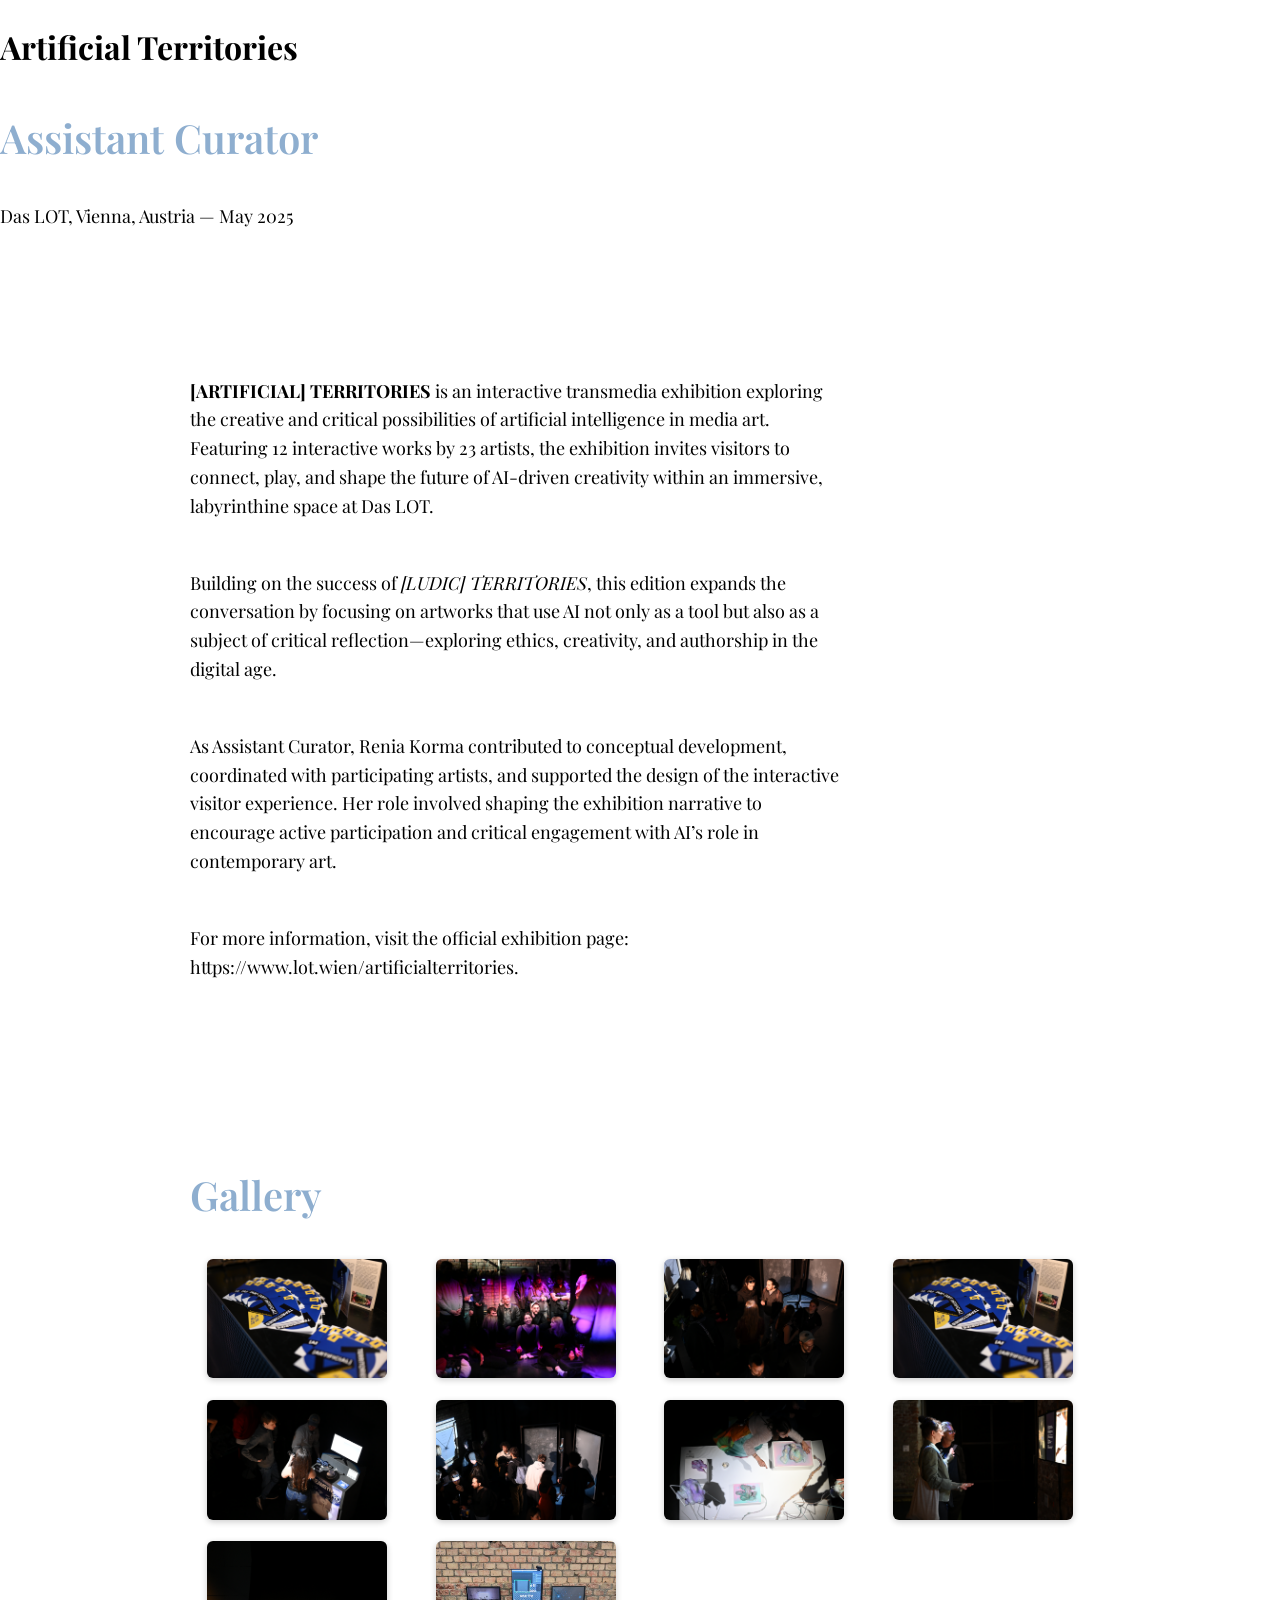
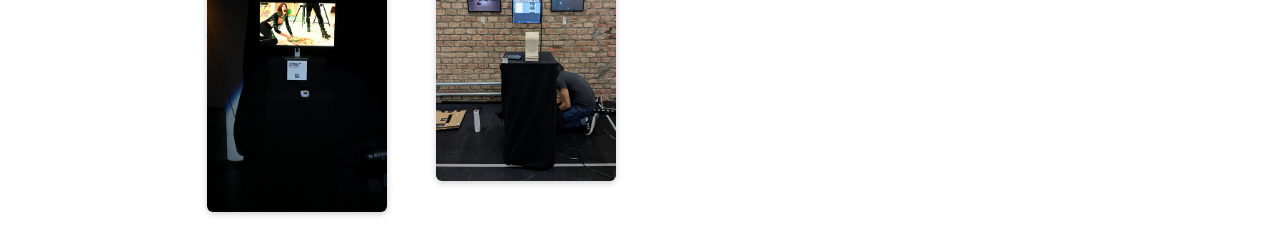
<file: projects/artificial-territories.html>
<!DOCTYPE html>
<html lang="en">
<head>
  <meta charset="UTF-8" />
  <meta name="viewport" content="width=device-width, initial-scale=1" />
  <title>Artificial Territories – Curatorial Project | Renia Korma</title>
<link rel="stylesheet" href="../css/style.css" />
</head>
<body>
  <main class="project-detail">
    <h1>Artificial Territories</h1>
    <h2>Assistant Curator</h2>
    <p class="project-location-date">Das LOT, Vienna, Austria — May 2025</p>

    <section class="project-description">
      <p>
        <strong>[ARTIFICIAL] TERRITORIES</strong> is an interactive transmedia exhibition exploring the creative and critical possibilities of artificial intelligence in media art. Featuring 12 interactive works by 23 artists, the exhibition invites visitors to connect, play, and shape the future of AI-driven creativity within an immersive, labyrinthine space at Das LOT.
      </p>
      <p>
        Building on the success of <em>[LUDIC] TERRITORIES</em>, this edition expands the conversation by focusing on artworks that use AI not only as a tool but also as a subject of critical reflection—exploring ethics, creativity, and authorship in the digital age.
      </p>
      <p>
        As Assistant Curator, Renia Korma contributed to conceptual development, coordinated with participating artists, and supported the design of the interactive visitor experience. Her role involved shaping the exhibition narrative to encourage active participation and critical engagement with AI’s role in contemporary art.
      </p>
      <p>
        For more information, visit the official exhibition page: 
        <a href="https://www.lot.wien/artificialterritories" target="_blank" rel="noopener noreferrer">https://www.lot.wien/artificialterritories</a>.
      </p>
    </section>


    <section class="project-gallery">
  <h2>Gallery</h2>
  <div class="gallery-grid">
    <a href="../images/artificial-territories-1.JPG" target="_blank">
      <img src="../images/artificial-territories-1.JPG" alt="Artificial Territories Photo 1">
    </a>
    <a href="../images/artificial-territories-2.JPG" target="_blank">
      <img src="../images/artificial-territories-2.JPG" alt="Artificial Territories Photo 2">
    </a>
    <a href="../images/artificial-territories-3.JPG" target="_blank">
      <img src="../images/artificial-territories-3.JPG" alt="Artificial Territories Photo 3">
    </a>
    <a href="../images/artificial-territories-4.JPG" target="_blank">
      <img src="../images/artificial-territories-4.JPG" alt="Artificial Territories Photo 4">
    </a>
    <a href="../images/artificial-territories-5.JPG" target="_blank">
      <img src="../images/artificial-territories-5.JPG" alt="Artificial Territories Photo 5">
    </a>
    <a href="../images/artificial-territories-6.JPG" target="_blank">
      <img src="../images/artificial-territories-6.JPG" alt="Artificial Territories Photo 6">
    </a>
    <a href="../images/artificial-territories-7.JPG" target="_blank">
      <img src="../images/artificial-territories-7.JPG" alt="Artificial Territories Photo 7">
    </a>
    <a href="../images/artificial-territories-8.JPG" target="_blank">
      <img src="../images/artificial-territories-8.JPG" alt="Artificial Territories Photo 8">
    </a>
    <a href="../images/artificial-territories-9.JPG" target="_blank">
      <img src="../images/artificial-territories-9.JPG" alt="Artificial Territories Photo 9">
    </a>
    <a href="../images/artificial-territories-10.jpeg" target="_blank">
      <img src="../images/artificial-territories-10.jpeg" alt="Artificial Territories Photo 10">
    </a>
  </div>
</section>



  </main>
</body>
</html>
</file>
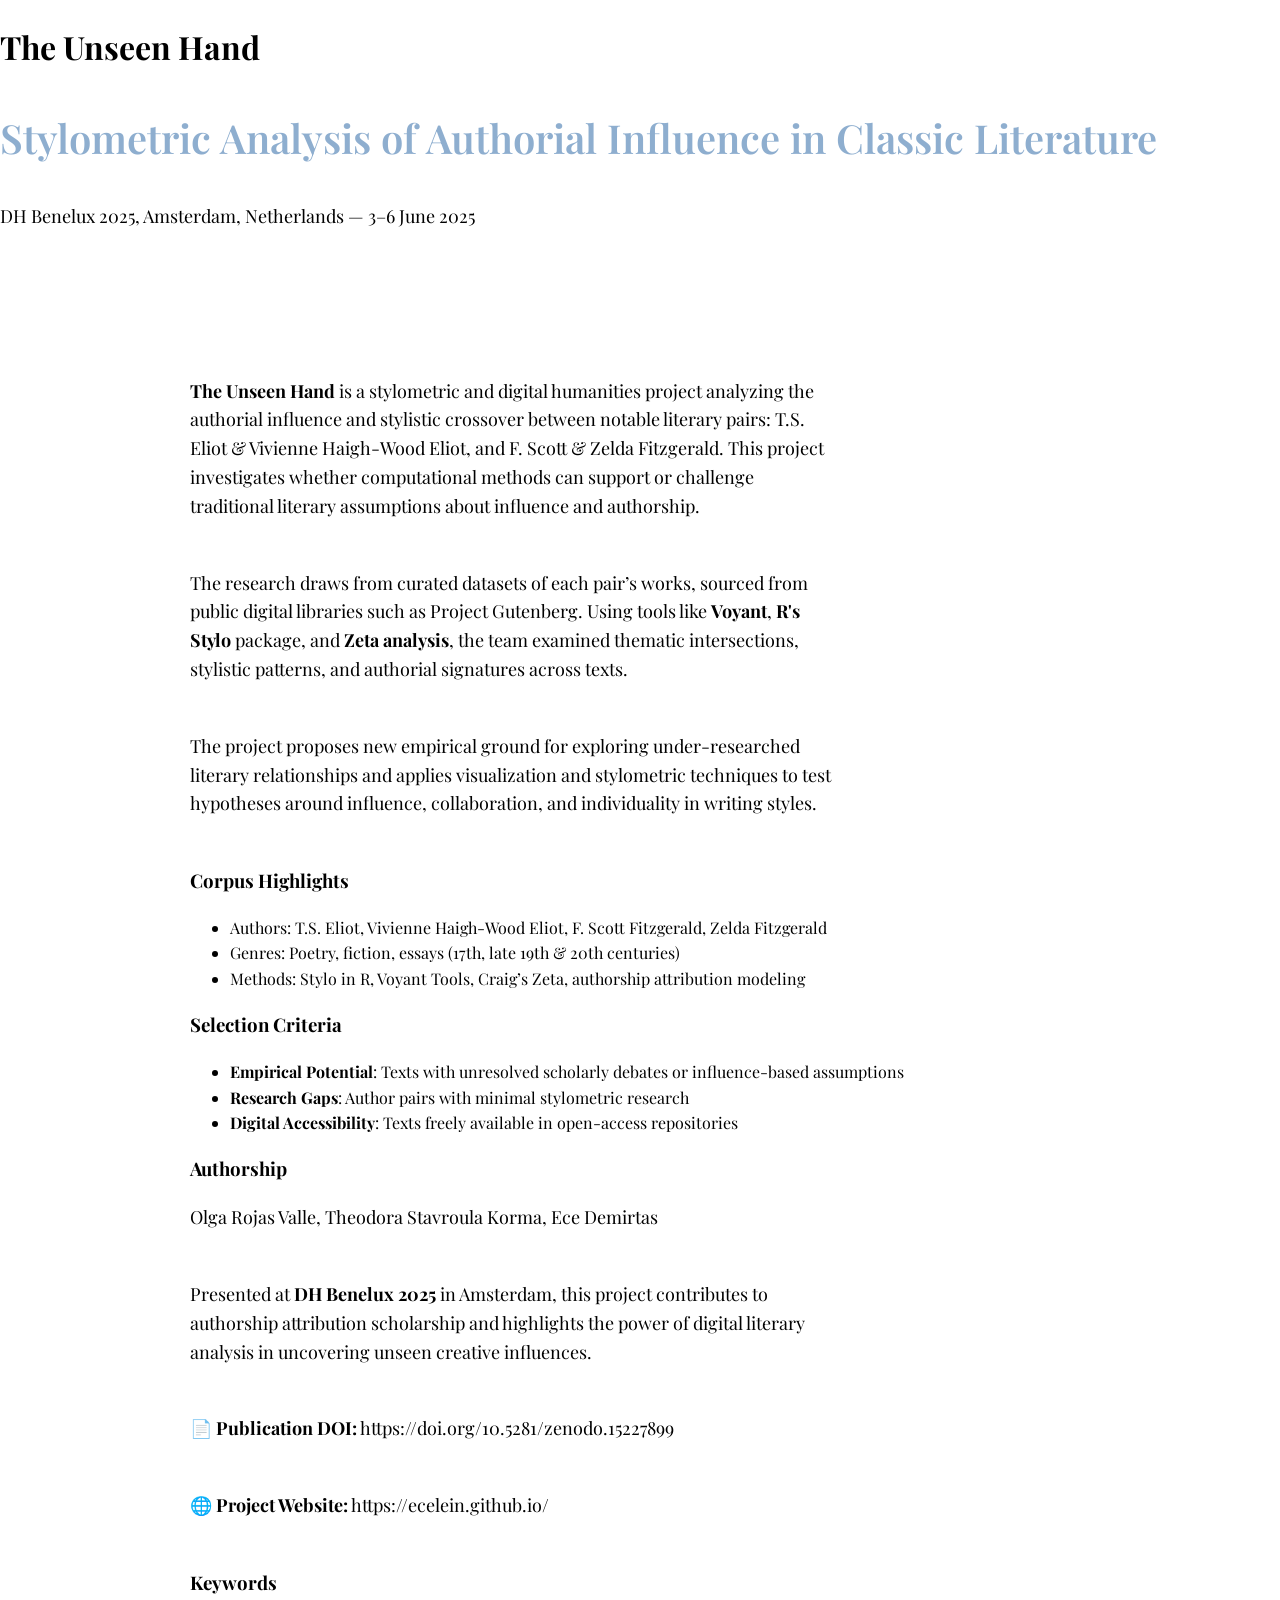
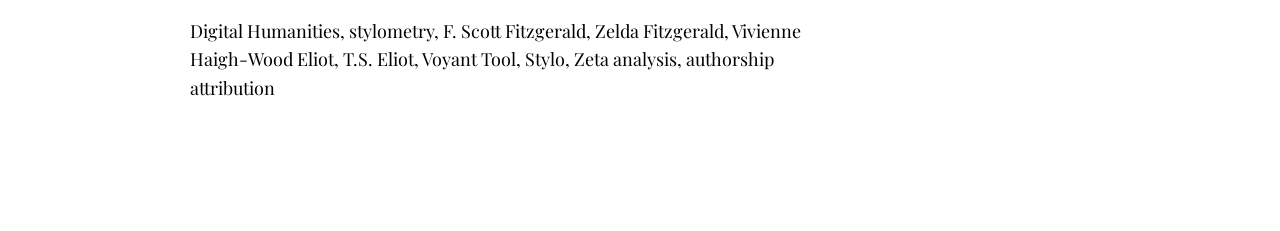
<file: projects/the-unseen-hand.html>
<!DOCTYPE html>
<html lang="en">
<head>
  <meta charset="UTF-8" />
  <meta name="viewport" content="width=device-width, initial-scale=1" />
  <title>The Unseen Hand – Stylometric Analysis | Renia Korma</title>
  <link rel="stylesheet" href="../css/style.css" />
</head>
<body>
  <main class="project-detail">
    <h1>The Unseen Hand</h1>
    <h2>Stylometric Analysis of Authorial Influence in Classic Literature</h2>
    <p class="project-location-date">DH Benelux 2025, Amsterdam, Netherlands — 3–6 June 2025</p>

    <section class="project-description">
      <p><strong>The Unseen Hand</strong> is a stylometric and digital humanities project analyzing the authorial influence and stylistic crossover between notable literary pairs: T.S. Eliot & Vivienne Haigh-Wood Eliot, and F. Scott & Zelda Fitzgerald. This project investigates whether computational methods can support or challenge traditional literary assumptions about influence and authorship.</p>

      <p>The research draws from curated datasets of each pair’s works, sourced from public digital libraries such as Project Gutenberg. Using tools like <strong>Voyant</strong>, <strong>R's Stylo</strong> package, and <strong>Zeta analysis</strong>, the team examined thematic intersections, stylistic patterns, and authorial signatures across texts.</p>

      <p>The project proposes new empirical ground for exploring under-researched literary relationships and applies visualization and stylometric techniques to test hypotheses around influence, collaboration, and individuality in writing styles.</p>

      <h3>Corpus Highlights</h3>
      <ul>
        <li>Authors: T.S. Eliot, Vivienne Haigh-Wood Eliot, F. Scott Fitzgerald, Zelda Fitzgerald</li>
        <li>Genres: Poetry, fiction, essays (17th, late 19th & 20th centuries)</li>
        <li>Methods: Stylo in R, Voyant Tools, Craig’s Zeta, authorship attribution modeling</li>
      </ul>

      <h3>Selection Criteria</h3>
      <ul>
        <li><strong>Empirical Potential</strong>: Texts with unresolved scholarly debates or influence-based assumptions</li>
        <li><strong>Research Gaps</strong>: Author pairs with minimal stylometric research</li>
        <li><strong>Digital Accessibility</strong>: Texts freely available in open-access repositories</li>
      </ul>

      <h3>Authorship</h3>
      <p>Olga Rojas Valle, Theodora Stavroula Korma, Ece Demirtas</p>

      <p>Presented at <strong>DH Benelux 2025</strong> in Amsterdam, this project contributes to authorship attribution scholarship and highlights the power of digital literary analysis in uncovering unseen creative influences.</p>

      <p>📄 <strong>Publication DOI:</strong> <a href="https://doi.org/10.5281/zenodo.15227899" target="_blank" rel="noopener noreferrer">https://doi.org/10.5281/zenodo.15227899</a></p>

      <p>🌐 <strong>Project Website:</strong> <a href="https://ecelein.github.io/" target="_blank" rel="noopener noreferrer">https://ecelein.github.io/</a></p>

      <h3>Keywords</h3>
      <p>Digital Humanities, stylometry, F. Scott Fitzgerald, Zelda Fitzgerald, Vivienne Haigh-Wood Eliot, T.S. Eliot, Voyant Tool, Stylo, Zeta analysis, authorship attribution</p>
    </section>
  </main>
</body>
</html>
</file>
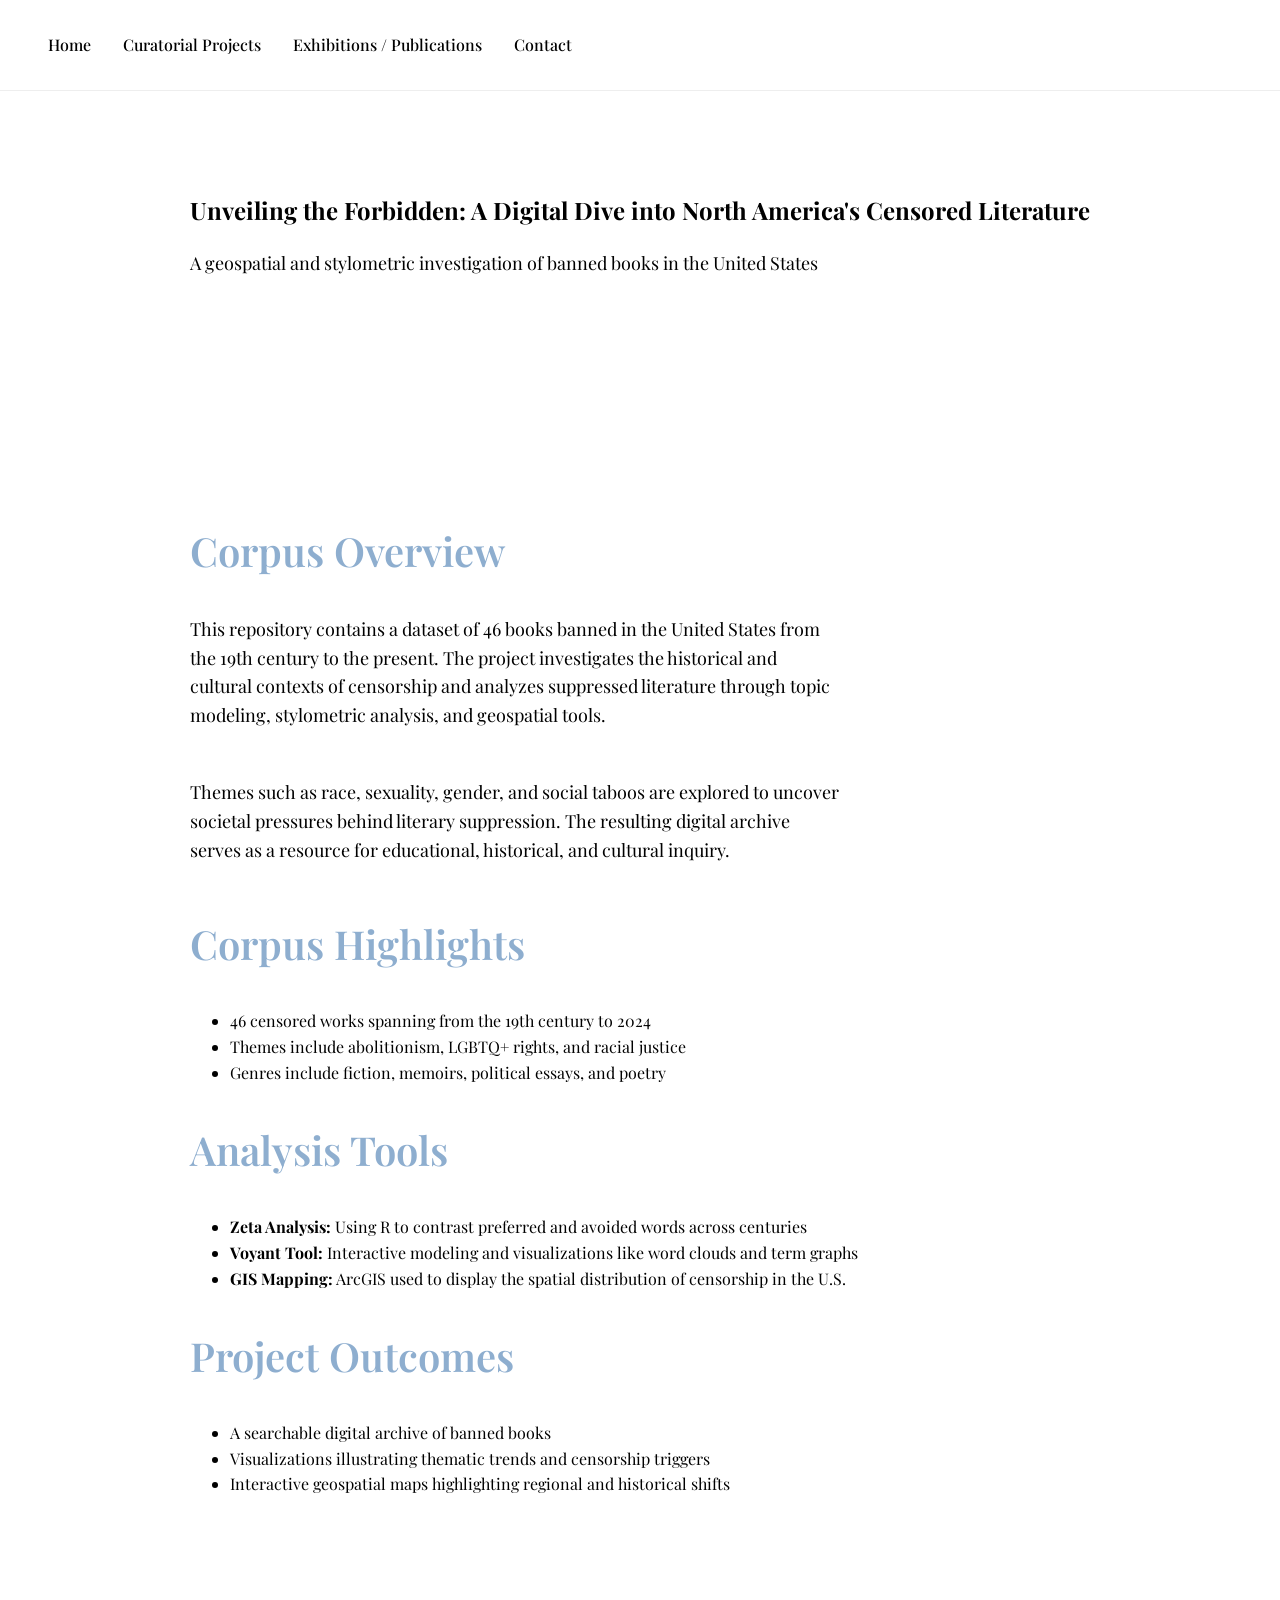
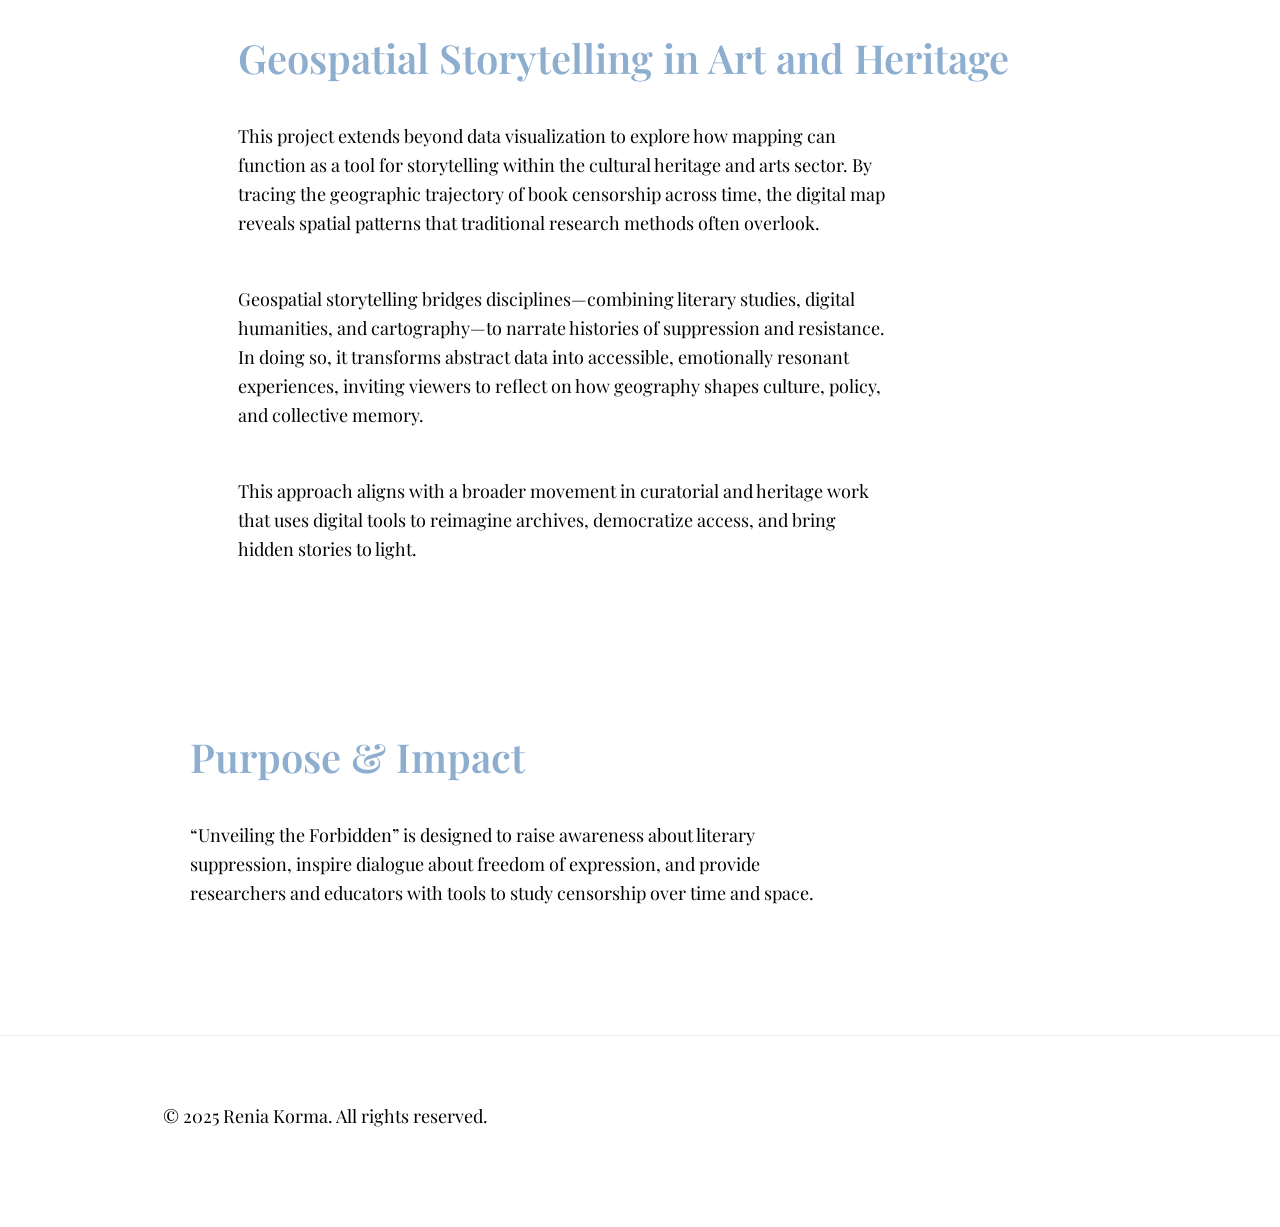
<file: projects/unveiling-the-forbidden.html>
<!DOCTYPE html>
<html lang="en">
<head>
  <meta charset="UTF-8" />
  <meta name="viewport" content="width=device-width, initial-scale=1" />
  <title>Unveiling the Forbidden – Exhibition</title>
  <link rel="stylesheet" href="../css/style.css" />
</head>
<body>

  <header>
    <nav>
      <ul class="nav-list">
        <li><a href="../index.html">Home</a></li>
        <li><a href="../index.html#curatorial-projects">Curatorial Projects</a></li>
        <li><a href="../index.html#exhibitions">Exhibitions / Publications</a></li>
        <li><a href="../index.html#contact">Contact</a></li>
      </ul>
    </nav>
  </header>

  <main class="project-page">
    <section class="project-hero">
      <h1>Unveiling the Forbidden: A Digital Dive into North America's Censored Literature</h1>
      <p class="subtitle">A geospatial and stylometric investigation of banned books in the United States</p>
    </section>

    <section class="project-content">
      <h2>Corpus Overview</h2>
      <p>
        This repository contains a dataset of 46 books banned in the United States from the 19th century to the present. The project investigates the historical and cultural contexts of censorship and analyzes suppressed literature through topic modeling, stylometric analysis, and geospatial tools.
      </p>
      <p>
        Themes such as race, sexuality, gender, and social taboos are explored to uncover societal pressures behind literary suppression. The resulting digital archive serves as a resource for educational, historical, and cultural inquiry.
      </p>

      <h2>Corpus Highlights</h2>
      <ul>
        <li>46 censored works spanning from the 19th century to 2024</li>
        <li>Themes include abolitionism, LGBTQ+ rights, and racial justice</li>
        <li>Genres include fiction, memoirs, political essays, and poetry</li>
      </ul>

      <h2>Analysis Tools</h2>
      <ul>
        <li><strong>Zeta Analysis:</strong> Using R to contrast preferred and avoided words across centuries</li>
        <li><strong>Voyant Tool:</strong> Interactive modeling and visualizations like word clouds and term graphs</li>
        <li><strong>GIS Mapping:</strong> ArcGIS used to display the spatial distribution of censorship in the U.S.</li>
      </ul>

      <h2>Project Outcomes</h2>
      <ul>
        <li>A searchable digital archive of banned books</li>
        <li>Visualizations illustrating thematic trends and censorship triggers</li>
        <li>Interactive geospatial maps highlighting regional and historical shifts</li>
      </ul>

      <section class="project-concept">
        <h2>Geospatial Storytelling in Art and Heritage</h2>
        <p>
          This project extends beyond data visualization to explore how mapping can function as a tool for storytelling within the cultural heritage and arts sector. By tracing the geographic trajectory of book censorship across time, the digital map reveals spatial patterns that traditional research methods often overlook.
        </p>
        <p>
          Geospatial storytelling bridges disciplines—combining literary studies, digital humanities, and cartography—to narrate histories of suppression and resistance. In doing so, it transforms abstract data into accessible, emotionally resonant experiences, inviting viewers to reflect on how geography shapes culture, policy, and collective memory.
        </p>
        <p>
          This approach aligns with a broader movement in curatorial and heritage work that uses digital tools to reimagine archives, democratize access, and bring hidden stories to light.
        </p>
      </section>

      <h2>Purpose & Impact</h2>
      <p>
        “Unveiling the Forbidden” is designed to raise awareness about literary suppression, inspire dialogue about freedom of expression, and provide researchers and educators with tools to study censorship over time and space.
      </p>
    </section>
  </main>

  <footer>
    <p>© 2025 Renia Korma. All rights reserved.</p>
  </footer>

</body>
</html>
</file>
<file: css/style.css>
/* Import Playfair Display from Google Fonts */
@import url('https://fonts.googleapis.com/css2?family=Playfair+Display:wght@300;400;500;600&display=swap');

/* Apply site-wide font */
body, 
h1, h2, h3, h4, h5, h6, 
p, a, li, button, input, textarea {
  font-family: 'Playfair Display', serif;
}

/* Hero title specifically */
.hero-text h1 {
  font-family: 'Playfair Display', serif !important;
  font-weight: 400; /* not bold */
}

/* Navigation menu */
.main-nav,
.main-nav ul li,
.main-nav ul li a {
  font-family: 'Playfair Display', serif;
  font-weight: 400;
}

/* Logo */
.logo {
  font-family: 'Playfair Display', serif;
  font-weight: 400;
}

/* Optional: remove the line/divider between names */
.divider {
  display: none;
}


/* Base Styles */
body {
  margin: 0;
  font-family: 'Playfair Display', serif; /* changed from Josefin Sans */
  line-height: 1.6;
  background-color: #fff;
  color: #000;
  scroll-behavior: smooth;
}


h1, h2, h3 {
  font-family: 'Playfair Display', serif; /* replace Josefin Sans */
}


a {
  color: #000; /* black for links by default */
  text-decoration: none;
  transition: color 0.3s ease;
}

a:hover, a:focus {
  color: #8eaecf; /* light baby blue on hover */
  outline: none;
}

/* Navigation */
header {
  background: #fff;
  padding: 2rem 3rem;
  position: sticky;
  top: 0;
  z-index: 999;
  border-bottom: 1px solid #eee;
}

.nav-list {
  list-style: none;
  display: flex;
  justify-content: flex-start;
  gap: 2rem;
  padding: 0;
  margin: 0;
}

.nav-list a {
  color: #000;
  font-weight: 500;
  padding: 0.5rem 0;
  border-radius: 0;
  background: none;
  transition: color 0.3s;
}

.nav-list a:hover {
  color: #8eaecf; /* baby blue hover */
}

/* Hero Section */
.hero {
  position: relative;
  text-align: left;
  padding: 6rem 3rem 4rem;
  color: #000;
}

.hero-image {
  width: 100%;
  height: 60vh;
  object-fit: cover;
  filter: brightness(85%);
  border-radius: 0;
}

.simple-name {
  font-family: 'Playfair Display', serif !important; /* force Playfair Display */
  font-weight: 300 !important; /* force light weight */
  font-size: 2.5rem;
  color: #000000;
  letter-spacing: normal;
  text-shadow: none;
  margin-bottom: 0.5rem;
  display: block;
}



.hero-text h1 {
  font-family: 'Playfair Display', serif !important;
  font-weight: 400 !important;
  font-size: 4rem;
  margin-bottom: 0.5rem;
  line-height: 1.1;
  color: #8eaecf; /* changed from purple to light baby blue */
}


.hero-text p {
  font-size: 1.25rem;
  max-width: 600px;
  margin-top: 0;
  color: #000;
}

/* Buttons */
.btn,
.contact-form button {
  display: inline-block;
  background: #8eaecf; /* baby blue */
  color: white;
  padding: 0.8rem 2rem;
  border-radius: 0;
  font-weight: 600;
  text-transform: uppercase;
  margin-top: 1.5rem;
  border: none;
  cursor: pointer;
  transition: background 0.3s;
  font-size: 0.9rem;
}

.btn:hover,
.btn:focus,
.contact-form button:hover {
  background: #7496bd; /* slightly darker baby blue */
}

/* Sections */
section {
  padding: 5rem 3rem;
  max-width: 900px;
  margin: 0 auto;
  border: none;
}

h2 {
  font-size: 2.5rem;
  margin-bottom: 2rem;
  text-align: left;
  font-weight: 600;
  color: #8eaecf; /* changed from purple to light baby blue */
}

p {
  font-size: 1.125rem;
  max-width: 650px;
  margin-bottom: 3rem;
  color: #000;
}

/* Project Grid */
.projects-grid {
  display: grid;
  grid-template-columns: repeat(auto-fit, minmax(280px, 1fr));
  gap: 2.5rem;
  margin-top: 2rem;
}

.project-item {
  position: relative;
  overflow: hidden;
  border-radius: 0;
  border: none;
  transition: none;
}

.project-item img {
  width: 100%;
  height: auto;
  border-radius: 0;
  transition: none;
}

/* Project Titles */
.project-item h3 {
  color: #8eaecf; /* changed from purple to light baby blue */
  font-weight: 600;
  margin-top: 1rem;
  text-align: left;
}

/* Quick Links */
.quick-nav {
  list-style: none;
  display: flex;
  flex-wrap: wrap;
  justify-content: flex-start;
  gap: 1.5rem;
  padding: 0;
  margin-top: 2rem;
}

.quick-nav a {
  padding: 0.5rem 1rem;
  background: none;
  border: 1px solid #8eaecf; /* baby blue border */
  border-radius: 0;
  font-weight: 500;
  color: #8eaecf;
  transition: background 0.3s, color 0.3s;
}

.quick-nav a:hover {
  background: #8eaecf;
  color: white;
}

/* Contact Section */
.contact-section {
  padding: 5rem 3rem;
  border-top: 1px solid #eee;
}

.contact-section h2 {
  color: #8eaecf; /* changed from purple to light baby blue */
  font-weight: 600;
  font-size: 2rem;
  margin-bottom: 1rem;
}

.contact-section a {
  color: #000;
  font-weight: 500;
}

.contact-section a:hover {
  text-decoration: underline;
}

/* Contact Info */
.contact-info {
  list-style: none;
  padding: 0;
  margin-bottom: 2rem;
}

.contact-info li {
  margin: 0.75rem 0;
  font-size: 1rem;
  color: #000;
  display: flex;
  align-items: center;
}

.contact-info i {
  margin-right: 0.5rem;
  color: #8eaecf; /* changed from purple to light baby blue */
}

/* Contact Form */
.contact-form {
  max-width: 500px;
  display: flex;
  flex-direction: column;
  gap: 1rem;
}

.contact-form label {
  font-weight: 600;
  color: #8eaecf; /* changed from purple to light baby blue */
}

.contact-form input,
.contact-form textarea {
  padding: 1rem;
  border: 1px solid #ccc;
  border-radius: 0;
  font-family: inherit;
  background-color: #fff;
  color: #000;
  font-size: 1rem;
  resize: vertical;
  transition: border-color 0.3s;
}

.contact-form input:focus,
.contact-form textarea:focus {
  border-color: #8eaecf; /* baby blue focus */
  outline: none;
}

.locations {
  font-family: 'Josefin Sans', sans-serif;
  font-weight: 400;
  color: #8eaecf; /* changed from purple to light baby blue */
  font-size: 1rem;
  letter-spacing: 0.05em;
  text-align: center;
  margin: 1rem 0 3rem;
  user-select: none;
}

.locations span {
  margin: 0 0.5rem;
  color: #8eaecf;
  user-select: none;
}

/* Responsive */
@media (max-width: 600px) {
  .hero-text h1 {
    font-size: 2.5rem;
  }

  .hero-text p {
    font-size: 1rem;
  }

  .projects-grid {
    grid-template-columns: 1fr;
  }

  .nav-list {
    gap: 1.5rem;
    justify-content: center;
  }

  .contact-section {
    padding: 3rem 1.5rem;
  }

  .contact-form input,
  .contact-form textarea {
    font-size: 1rem;
  }

  .contact-form button {
    width: 100%;
    text-align: center;
  }
}

/* Fade-in animation */
@keyframes fadeIn {
  from { opacity: 0; transform: translateY(20px); }
  to { opacity: 1; transform: translateY(0); }
}

/* Footer */
footer {
  background: #fff;
  color: #999;
  text-align: center;
  font-size: 0.9rem;
  padding: 3rem 0;
  border-top: 1px solid #eee;
}

.hidden-section {
  display: none;
}

.hidden-section:target {
  display: block;
  padding: 1rem;
  background-color: #f9f9f9;
  border-radius: 6px;
}

.simple-name {
  font-family: Arial, Helvetica, sans-serif;
  font-size: 2.5rem;
  color: #000000;
  font-weight: 600;
  letter-spacing: normal;
  text-shadow: none;
}

/* NAV CONTAINER */
.main-nav {
  position: fixed;
  top: 0;
  left: 0;
  width: 100%;
  background-color: white;
  border-bottom: 1px solid #ddd;
  z-index: 1000;
  padding: 10px 40px;
  display: flex;
  align-items: center;
  box-shadow: 0 2px 5px rgba(0, 0, 0, 0.1);
  gap: 40px; /* small space between logo and nav links */
}

/* LOGO / NAME */
.logo {
  font-family: 'Playfair Display', serif;  /* use Playfair Display */
  font-size: 1.5rem;
  font-weight: 300;                        /* light, not bold */
  color: black;
  display: flex;
  align-items: center;
  gap: 8px;
  white-space: nowrap;
  line-height: 1;
}

.logo-name {
  font-weight: 300;                        /* light weight for each part of the name */
}

.logo {
  font-family: 'Playfair Display', serif !important;
  font-weight: 300 !important;  /* light, not bold */
  display: flex;
  align-items: center;
  gap: 8px;
  white-space: nowrap;
  line-height: 1;
}


.divider {
  display: none;                            /* remove the | divider */
}


/* NAV LINKS */
.main-nav ul {
  margin: 0;
  padding: 0;
  list-style: none;
  display: flex;
  gap: 30px;
  align-items: center;
}

.main-nav ul li {
  font-family: Arial, sans-serif;
  font-weight: 500;
}

.main-nav ul li a {
  text-decoration: none;
  color: black;
  font-size: 1rem;
}


.logo {
  display: flex;
  align-items: center;
  gap: 8px;
  white-space: nowrap;
  font-family: Arial, sans-serif;
  font-size: 1.4rem;
  font-weight: 800;
  color: black;
  line-height: 1;
}

.logo-name {
  display: inline-block;
  transform: scale(0.98); /* optional tweak */
}

.divider {
  color: #aaa;
  font-weight: 400;
  font-size: 1.3rem;
  padding: 0 4px;
  line-height: 1;
}


/* Restrict the gallery area */
.project-gallery {
  max-width: 900px;   /* limits the width of the whole gallery */
  margin: 0 auto;     /* centers it */
  padding: 20px;
}

/* Grid layout for images */
.gallery-grid {
  display: grid;
  grid-template-columns: repeat(auto-fill, minmax(180px, 1fr)); /* images ~180px wide */
  gap: 15px;
  justify-items: center; /* center each image */
}

/* Force smaller images */
.gallery-grid img {
  width: 180px;       /* fixed display width */
  height: auto;
  object-fit: cover;  /* crops instead of stretching */
  border-radius: 6px;
  box-shadow: 0 2px 6px rgba(0, 0, 0, 0.2);
  transition: transform 0.3s ease;
}

.gallery-grid img:hover {
  transform: scale(1.05);
}

#conferences-publications {
  padding-top: 80px; /* or same height as your nav if fixed */
  margin-top: -80px; /* adjust to offset fixed navbar */
}

.main-nav {
  position: fixed;
  top: 0;
  width: 100%;
  z-index: 1000;
}
</file>
